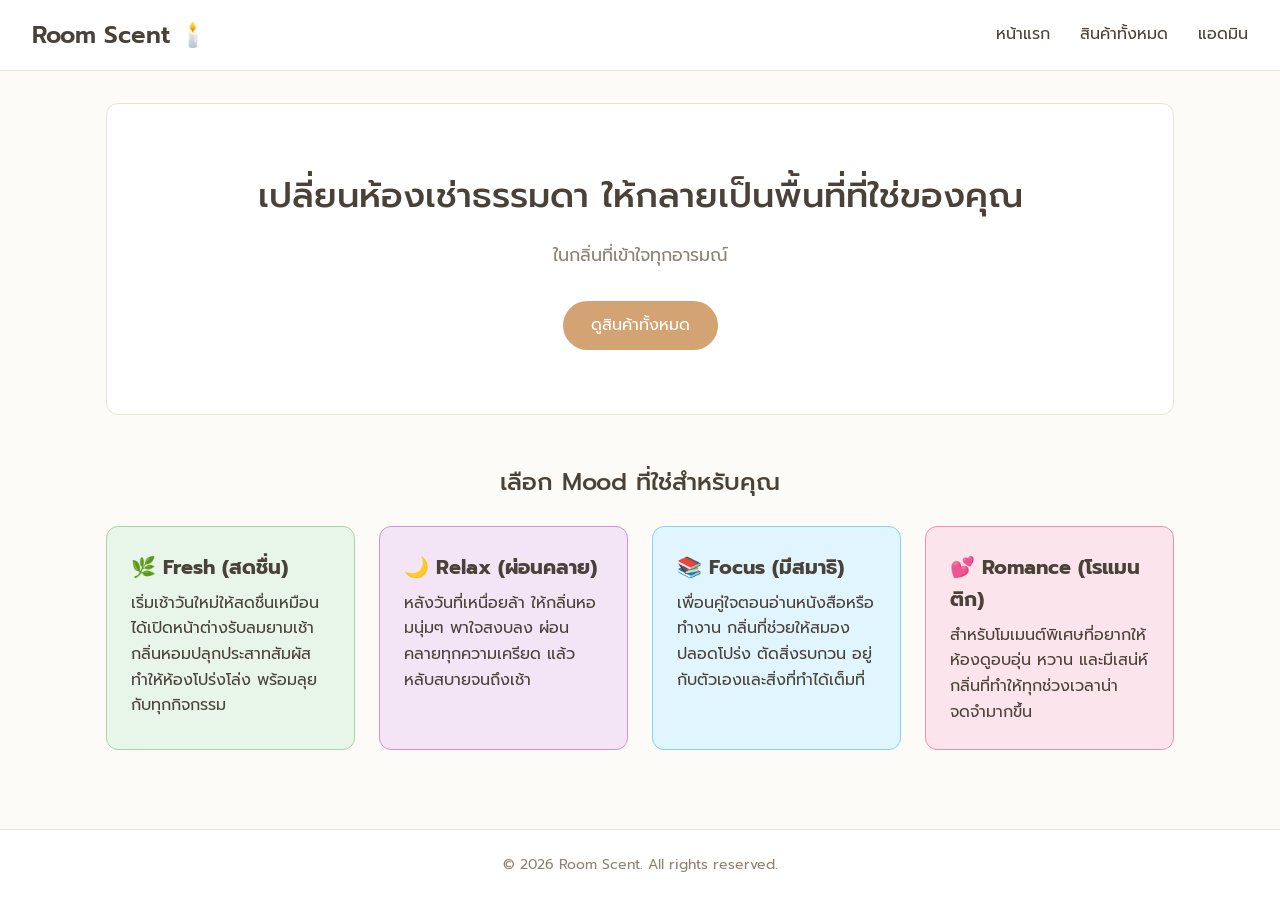
<file: index.html>
<!DOCTYPE html>
<html lang="th">
<head>
  <meta charset="UTF-8">
  <meta name="viewport" content="width=device-width, initial-scale=1.0">
  <title>Room Scent - น้ำหอมปรับบรรยากาศห้อง</title>
  <link rel="stylesheet" href="style.css">
</head>
<body>
  <header>
    <a href="index.html" class="logo">Room Scent 🕯️</a>
    <nav>
      <a href="index.html">หน้าแรก</a>
      <a href="product.html">สินค้าทั้งหมด</a>
      <a href="admin.html">แอดมิน</a>
    </nav>
  </header>

  <main class="container">
    <section class="hero">
      <h1>เปลี่ยนห้องเช่าธรรมดา ให้กลายเป็นพื้นที่ที่ใช่ของคุณ</h1>
      <p>ในกลิ่นที่เข้าใจทุกอารมณ์</p>
      <a href="product.html" class="btn">ดูสินค้าทั้งหมด</a>
    </section>

    <section>
      <h2 style="text-align: center; margin-bottom: 1.5rem; font-weight: 500;">เลือก Mood ที่ใช่สำหรับคุณ</h2>
      <div class="mood-grid">
        <a href="product.html?mood=fresh" class="mood-card mood-fresh">
          <h3>🌿 Fresh (สดชื่น)</h3>
          <p>เริ่มเช้าวันใหม่ให้สดชื่นเหมือนได้เปิดหน้าต่างรับลมยามเช้า กลิ่นหอมปลุกประสาทสัมผัส ทำให้ห้องโปร่งโล่ง พร้อมลุยกับทุกกิจกรรม</p>
        </a>
        <a href="product.html?mood=relax" class="mood-card mood-relax">
          <h3>🌙 Relax (ผ่อนคลาย)</h3>
          <p>หลังวันที่เหนื่อยล้า ให้กลิ่นหอมนุ่มๆ พาใจสงบลง ผ่อนคลายทุกความเครียด แล้วหลับสบายจนถึงเช้า</p>
        </a>
        <a href="product.html?mood=focus" class="mood-card mood-focus">
          <h3>📚 Focus (มีสมาธิ)</h3>
          <p>เพื่อนคู่ใจตอนอ่านหนังสือหรือทำงาน กลิ่นที่ช่วยให้สมองปลอดโปร่ง ตัดสิ่งรบกวน อยู่กับตัวเองและสิ่งที่ทำได้เต็มที่</p>
        </a>
        <a href="product.html?mood=romance" class="mood-card mood-romance">
          <h3>💕 Romance (โรแมนติก)</h3>
          <p>สำหรับโมเมนต์พิเศษที่อยากให้ห้องดูอบอุ่น หวาน และมีเสน่ห์ กลิ่นที่ทำให้ทุกช่วงเวลาน่าจดจำมากขึ้น</p>
        </a>
      </div>
    </section>
  </main>

  <footer>
    <p>&copy; 2026 Room Scent. All rights reserved.</p>
  </footer>

  <script src="script.js"></script>
</body>
</html>
</file>
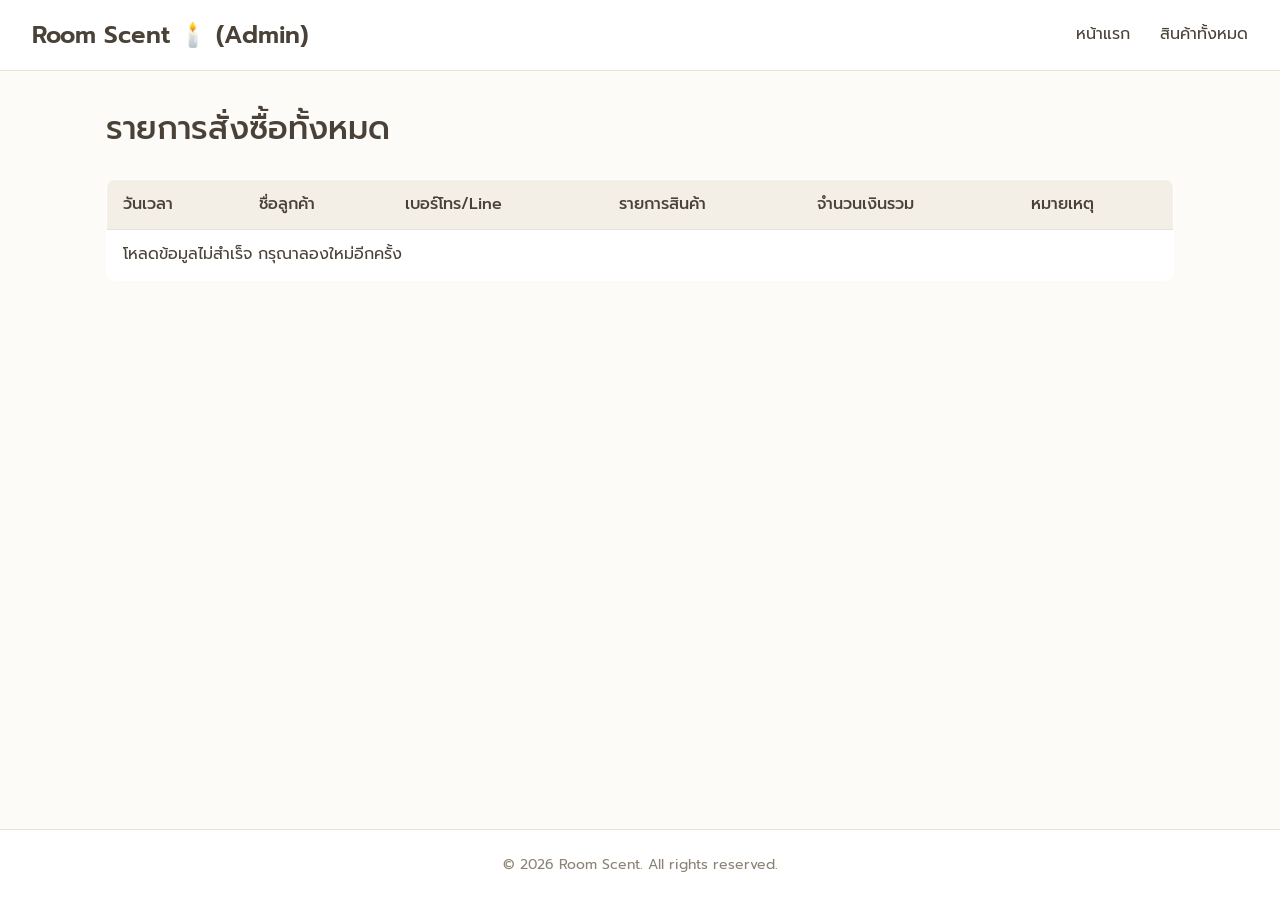
<file: admin.html>
<!DOCTYPE html>
<html lang="th">
<head>
  <meta charset="UTF-8">
  <meta name="viewport" content="width=device-width, initial-scale=1.0">
  <title>ระบบแอดมิน - Room Scent</title>
  <link rel="stylesheet" href="style.css">
</head>
<body>
  <header>
    <a href="index.html" class="logo">Room Scent 🕯️ (Admin)</a>
    <nav>
      <a href="index.html">หน้าแรก</a>
      <a href="product.html">สินค้าทั้งหมด</a>
    </nav>
  </header>

  <main class="container">
    <h1 style="margin-bottom: 1.5rem; font-weight: 500;">รายการสั่งซื้อทั้งหมด</h1>
    <div class="table-responsive">
      <table id="ordersTable">
        <thead>
          <tr>
            <th>วันเวลา</th>
            <th>ชื่อลูกค้า</th>
            <th>เบอร์โทร/Line</th>
            <th>รายการสินค้า</th>
            <th>จำนวนเงินรวม</th>
            <th>หมายเหตุ</th>
          </tr>
        </thead>
        <tbody>
          <tr>
            <td colspan="6" style="text-align: center;">กำลังโหลดข้อมูล...</td>
          </tr>
        </tbody>
      </table>
    </div>
  </main>

  <footer>
    <p>&copy; 2026 Room Scent. All rights reserved.</p>
  </footer>

  <script src="script.js"></script>
</body>
</html>
</file>
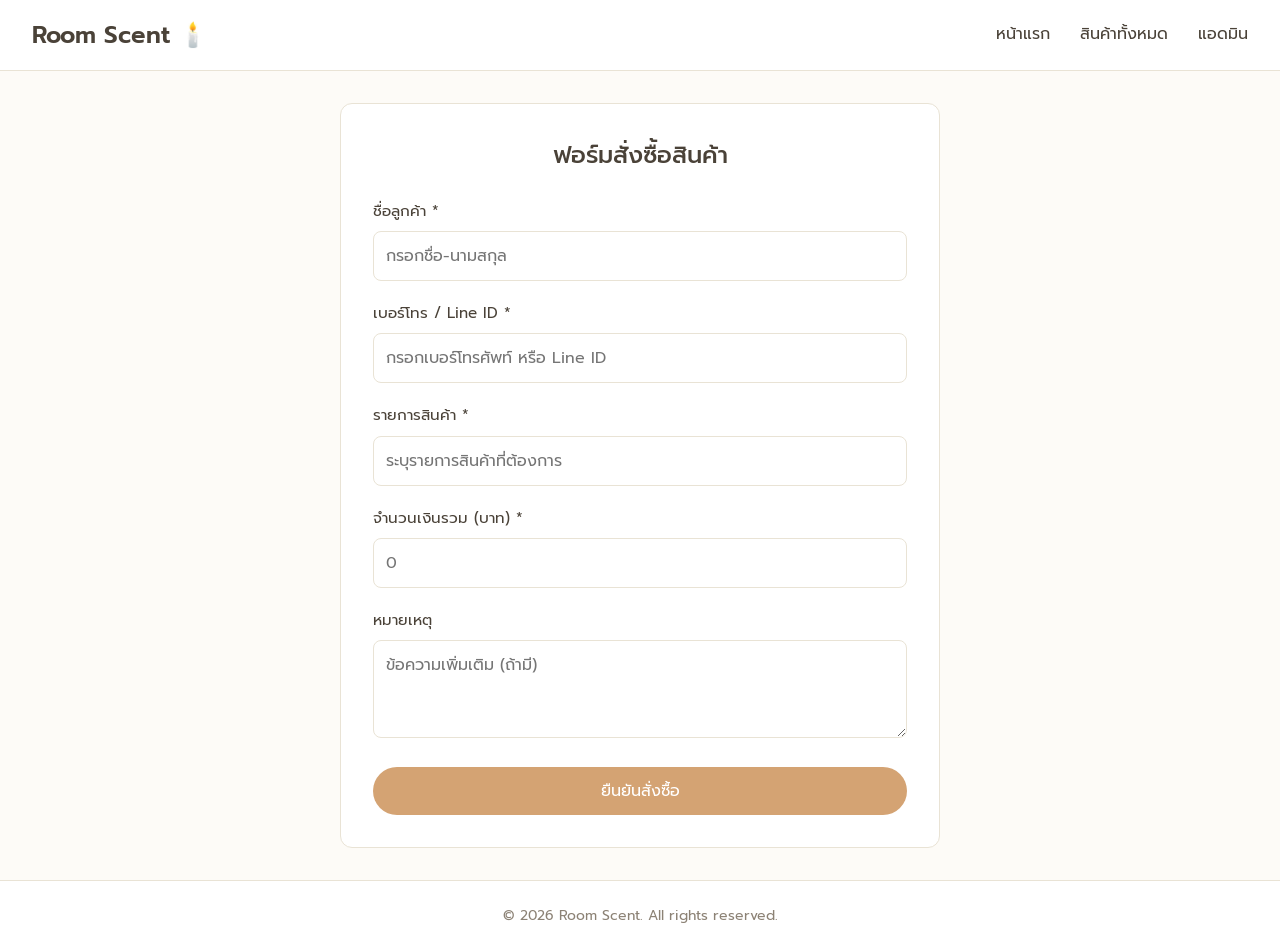
<file: order.html>
<!DOCTYPE html>
<html lang="th">
<head>
  <meta charset="UTF-8">
  <meta name="viewport" content="width=device-width, initial-scale=1.0">
  <title>สั่งซื้อสินค้า - Room Scent</title>
  <link rel="stylesheet" href="style.css">
</head>
<body>
  <header>
    <a href="index.html" class="logo">Room Scent 🕯️</a>
    <nav>
      <a href="index.html">หน้าแรก</a>
      <a href="product.html">สินค้าทั้งหมด</a>
      <a href="admin.html">แอดมิน</a>
    </nav>
  </header>

  <main class="container">
    <div class="form-container">
      <h2 style="text-align: center; margin-bottom: 1.5rem; font-weight: 500;">ฟอร์มสั่งซื้อสินค้า</h2>
      <form id="orderForm">
        <div class="form-group">
          <label for="customerName">ชื่อลูกค้า *</label>
          <input type="text" id="customerName" required placeholder="กรอกชื่อ-นามสกุล">
        </div>
        <div class="form-group">
          <label for="contact">เบอร์โทร / Line ID *</label>
          <input type="text" id="contact" required placeholder="กรอกเบอร์โทรศัพท์ หรือ Line ID">
        </div>
        <div class="form-group">
          <label for="items">รายการสินค้า *</label>
          <input type="text" id="items" required placeholder="ระบุรายการสินค้าที่ต้องการ">
        </div>
        <div class="form-group">
          <label for="total">จำนวนเงินรวม (บาท) *</label>
          <input type="number" id="total" required placeholder="0">
        </div>
        <div class="form-group">
          <label for="note">หมายเหตุ</label>
          <textarea id="note" rows="3" placeholder="ข้อความเพิ่มเติม (ถ้ามี)"></textarea>
        </div>
        <button type="submit" class="btn" style="width: 100%;">ยืนยันสั่งซื้อ</button>
      </form>
    </div>
  </main>

  <footer>
    <p>&copy; 2026 Room Scent. All rights reserved.</p>
  </footer>

  <script src="script.js"></script>
</body>
</html>
</file>
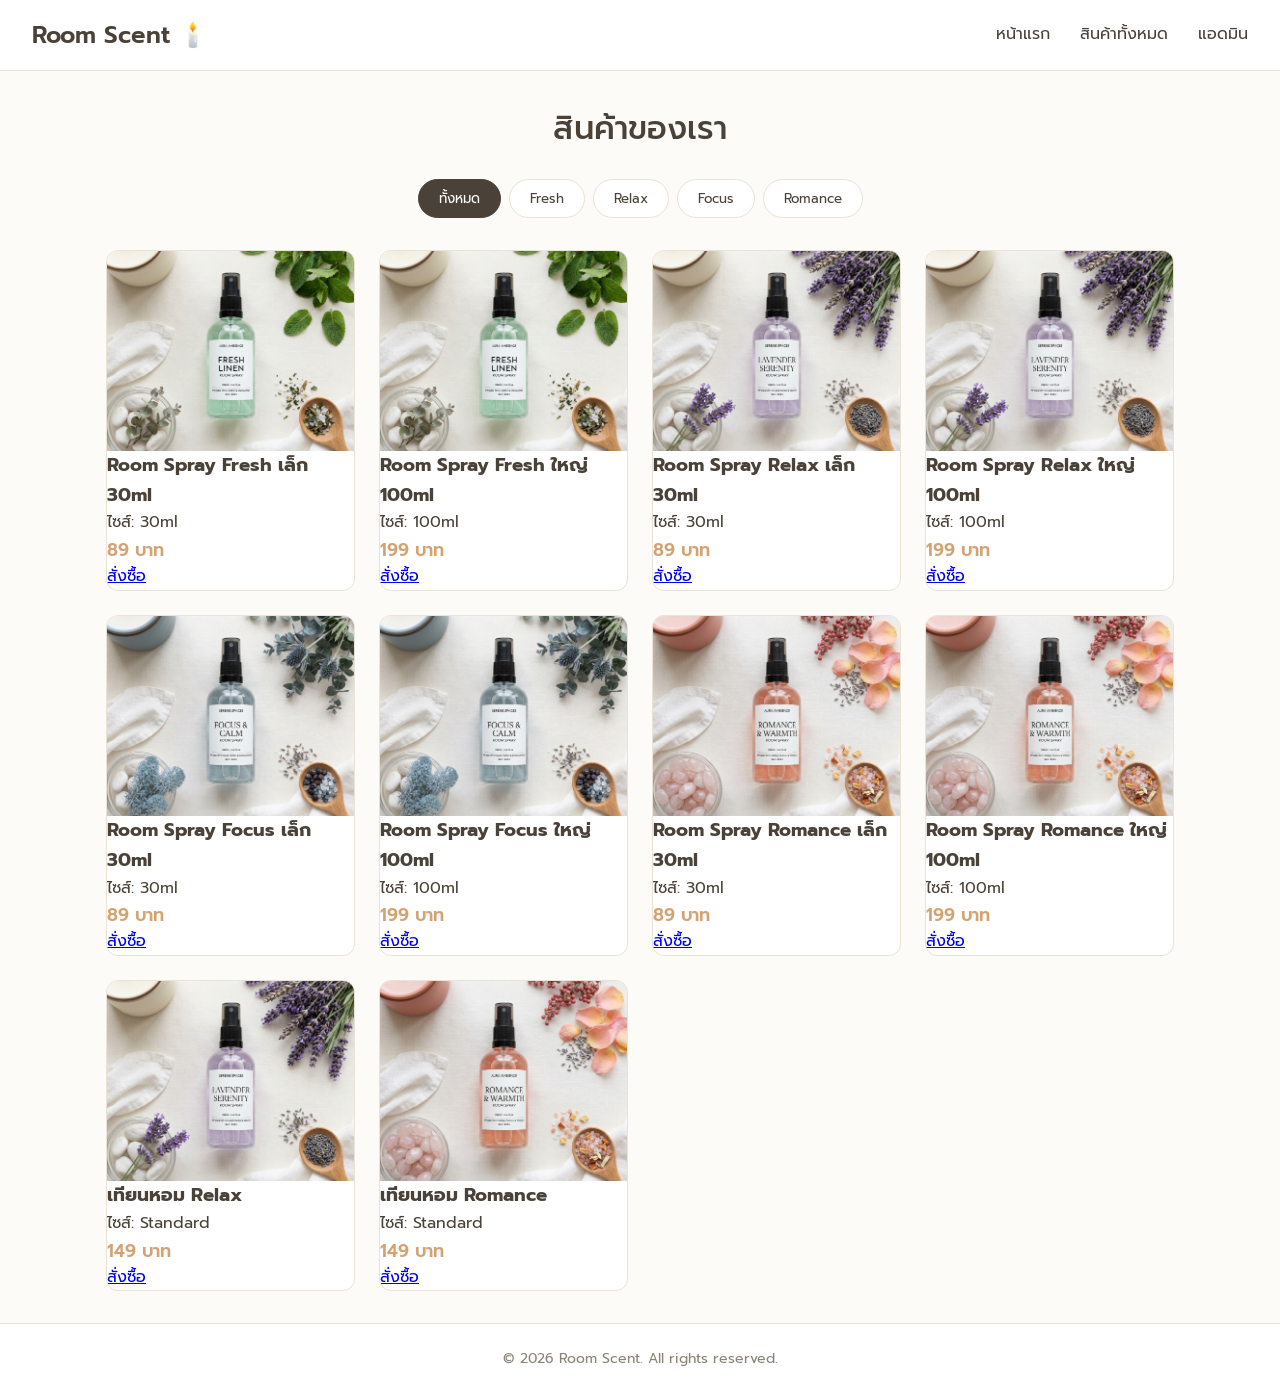
<file: product.html>
<!DOCTYPE html>
<html lang="th">
<head>
  <meta charset="UTF-8">
  <meta name="viewport" content="width=device-width, initial-scale=1.0">
  <title>รายการสินค้า - Room Scent</title>
  <link rel="stylesheet" href="style.css">
</head>
<body>
  <header>
    <a href="index.html" class="logo">Room Scent 🕯️</a>
    <nav>
      <a href="index.html">หน้าแรก</a>
      <a href="product.html">สินค้าทั้งหมด</a>
      <a href="admin.html">แอดมิน</a>
    </nav>
  </header>

  <main class="container">
    <h1 style="text-align: center; margin-bottom: 1.5rem; font-weight: 500;">สินค้าของเรา</h1>
    
    <div id="filter-bar" class="filter-bar"></div>
    <div id="product-list" class="product-grid"></div>
  </main>

  <footer>
    <p>&copy; 2026 Room Scent. All rights reserved.</p>
  </footer>

  <script src="script.js"></script>
</body>
</html>
</file>
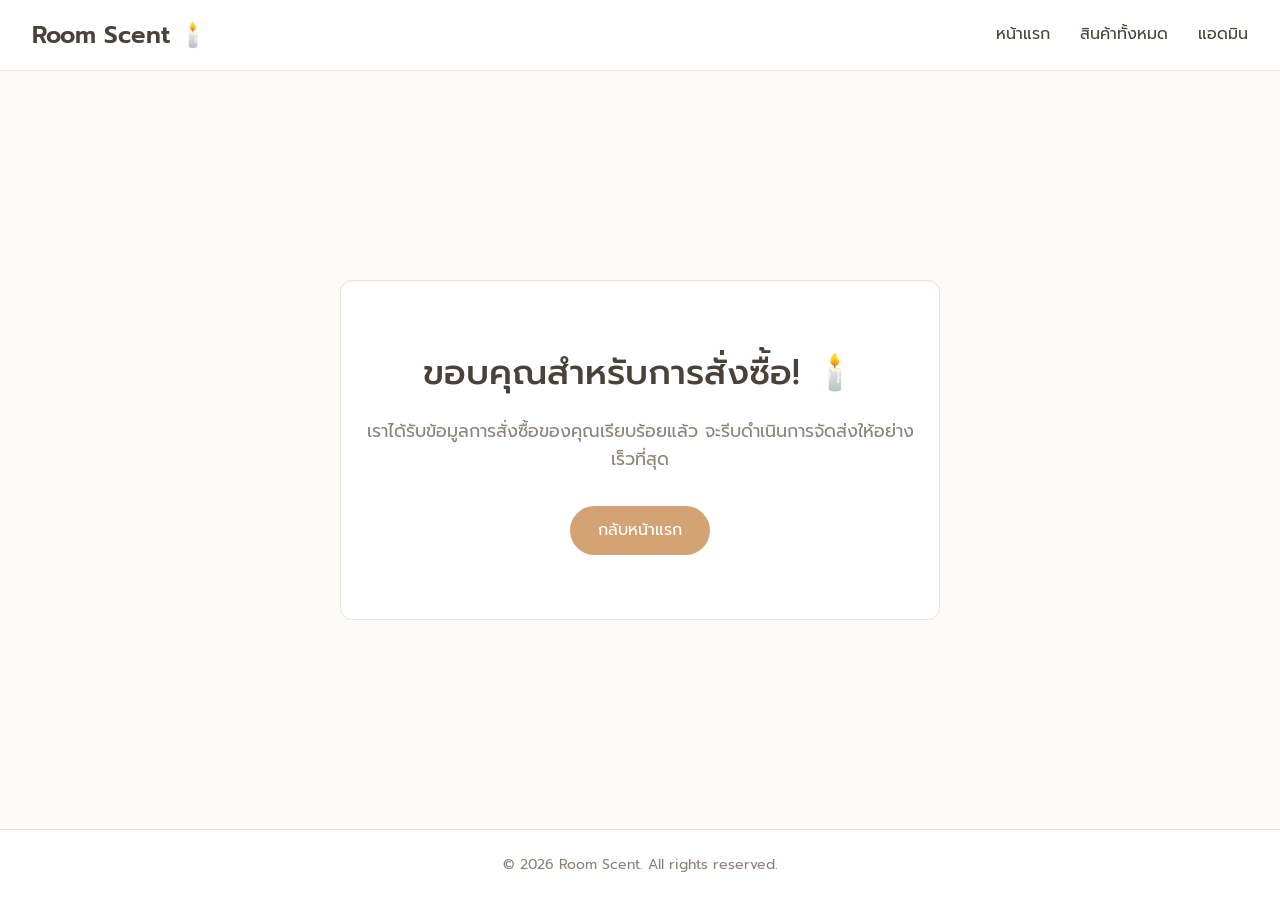
<file: thankyou.html>
<!DOCTYPE html>
<html lang="th">
<head>
  <meta charset="UTF-8">
  <meta name="viewport" content="width=device-width, initial-scale=1.0">
  <title>ขอบคุณสำหรับการสั่งซื้อ - Room Scent</title>
  <link rel="stylesheet" href="style.css">
</head>
<body>
  <header>
    <a href="index.html" class="logo">Room Scent 🕯️</a>
    <nav>
      <a href="index.html">หน้าแรก</a>
      <a href="product.html">สินค้าทั้งหมด</a>
      <a href="admin.html">แอดมิน</a>
    </nav>
  </header>

  <main class="container" style="display: flex; align-items: center; justify-content: center;">
    <div class="hero" style="margin-bottom: 0; width: 100%; max-width: 600px;">
      <h1>ขอบคุณสำหรับการสั่งซื้อ! 🕯️</h1>
      <p>เราได้รับข้อมูลการสั่งซื้อของคุณเรียบร้อยแล้ว จะรีบดำเนินการจัดส่งให้อย่างเร็วที่สุด</p>
      <a href="index.html" class="btn">กลับหน้าแรก</a>
    </div>
  </main>

  <footer>
    <p>&copy; 2026 Room Scent. All rights reserved.</p>
  </footer>

  <script src="script.js"></script>
</body>
</html>
</file>
<file: style.css>
@import url('https://fonts.googleapis.com/css2?family=Prompt:wght@300;400;500;600&display=swap');

:root {
  --bg-color: #fdfbf7;
  --card-bg: #ffffff;
  --text-primary: #4a4238;
  --text-muted: #8c8275;
  --accent-warm: #d4a373;
  --border-color: #e9e3d5;
  
  --mood-fresh: #e8f5e9;
  --mood-fresh-border: #a5d6a7;
  --mood-relax: #f3e5f5;
  --mood-relax-border: #ce93d8;
  --mood-focus: #e1f5fe;
  --mood-focus-border: #81d4fa;
  --mood-romance: #fce4ec;
  --mood-romance-border: #f48fb1;
}

* {
  box-sizing: border-box;
  margin: 0;
  padding: 0;
  font-family: 'Prompt', sans-serif;
}

body {
  background-color: var(--bg-color);
  color: var(--text-primary);
  line-height: 1.6;
  display: flex;
  flex-direction: column;
  min-height: 100vh;
}

header {
  background: var(--card-bg);
  border-bottom: 1px solid var(--border-color);
  padding: 1rem 2rem;
  display: flex;
  justify-content: space-between;
  align-items: center;
  position: sticky;
  top: 0;
  z-index: 100;
}

.logo {
  font-size: 1.5rem;
  font-weight: 600;
  color: var(--text-primary);
  text-decoration: none;
}

nav a {
  margin-left: 1.5rem;
  text-decoration: none;
  color: var(--text-primary);
  font-weight: 400;
  transition: color 0.2s;
}

nav a:hover {
  color: var(--accent-warm);
}

.container {
  max-width: 1100px;
  margin: 0 auto;
  padding: 2rem 1rem;
  width: 100%;
  flex: 1;
}

.hero {
  text-align: center;
  padding: 4rem 1rem;
  background-color: var(--card-bg);
  border-radius: 12px;
  margin-bottom: 3rem;
  border: 1px solid var(--border-color);
}

.hero h1 {
  font-size: 2.2rem;
  margin-bottom: 1rem;
  font-weight: 500;
}

.hero p {
  color: var(--text-muted);
  font-size: 1.1rem;
  margin-bottom: 2rem;
}

.btn {
  display: inline-block;
  background-color: var(--accent-warm);
  color: #fff;
  padding: 0.75rem 1.75rem;
  border-radius: 25px;
  text-decoration: none;
  font-size: 1rem;
  border: none;
  cursor: pointer;
  transition: background 0.3s;
}

.btn:hover {
  background-color: #bc8a5f;
}

.mood-grid, .product-grid {
  display: grid;
  grid-template-columns: repeat(auto-fill, minmax(240px, 1fr));
  gap: 1.5rem;
}

.mood-card {
  border-radius: 12px;
  padding: 1.5rem;
  cursor: pointer;
  transition: transform 0.2s, box-shadow 0.2s;
  border: 1px solid transparent;
  text-decoration: none;
  color: inherit;
}

.mood-card:hover {
  transform: translateY(-4px);
  box-shadow: 0 4px 12px rgba(0,0,0,0.05);
}

.mood-fresh { background-color: var(--mood-fresh); border-color: var(--mood-fresh-border); }
.mood-relax { background-color: var(--mood-relax); border-color: var(--mood-relax-border); }
.mood-focus { background-color: var(--mood-focus); border-color: var(--mood-focus-border); }
.mood-romance { background-color: var(--mood-romance); border-color: var(--mood-romance-border); }

.mood-card h3 {
  margin-bottom: 0.5rem;
  font-size: 1.25rem;
}

.filter-bar {
  display: flex;
  gap: 0.5rem;
  justify-content: center;
  flex-wrap: wrap;
  margin-bottom: 2rem;
}

.filter-btn {
  padding: 0.5rem 1.25rem;
  border: 1px solid var(--border-color);
  background: var(--card-bg);
  border-radius: 20px;
  cursor: pointer;
  color: var(--text-primary);
}

.filter-btn.active {
  background: var(--text-primary);
  color: #fff;
  border-color: var(--text-primary);
}

.product-card {
  background: var(--card-bg);
  border-radius: 12px;
  border: 1px solid var(--border-color);
  overflow: hidden;
  display: flex;
  flex-direction: column;
}

.product-card img {
  width: 100%;
  height: 200px;
  object-fit: cover;
}

.product-info {
  padding: 1.25rem;
  display: flex;
  flex-direction: column;
  flex: 1;
}

.product-title {
  font-size: 1.1rem;
  margin-bottom: 0.5rem;
}

.product-desc {
  font-size: 0.875rem;
  color: var(--text-muted);
  margin-bottom: 1rem;
  flex: 1;
}

.product-bottom {
  display: flex;
  justify-content: space-between;
  align-items: center;
}

.product-price {
  font-weight: 600;
  font-size: 1.1rem;
  color: var(--accent-warm);
}

.form-group {
  margin-bottom: 1.25rem;
}

.form-group label {
  display: block;
  margin-bottom: 0.5rem;
  font-size: 0.95rem;
}

.form-group input, .form-group textarea {
  width: 100%;
  padding: 0.75rem;
  border: 1px solid var(--border-color);
  border-radius: 8px;
  background: var(--card-bg);
  font-size: 1rem;
}

.form-container {
  max-width: 600px;
  margin: 0 auto;
  background: var(--card-bg);
  padding: 2rem;
  border-radius: 12px;
  border: 1px solid var(--border-color);
}

.table-responsive {
  overflow-x: auto;
}

table {
  width: 100%;
  border-collapse: collapse;
  background: var(--card-bg);
  border-radius: 8px;
  overflow: hidden;
  border: 1px solid var(--border-color);
}

th, td {
  padding: 0.75rem 1rem;
  text-align: left;
  border-bottom: 1px solid var(--border-color);
}

th {
  background-color: #f4efe6;
  font-weight: 500;
}

footer {
  text-align: center;
  padding: 1.5rem;
  border-top: 1px solid var(--border-color);
  color: var(--text-muted);
  font-size: 0.875rem;
  background: var(--card-bg);
}

@media (max-width: 600px) {
  header {
    flex-direction: column;
    gap: 0.5rem;
  }
  nav a {
    margin: 0 0.5rem;
  }
}
</file>
